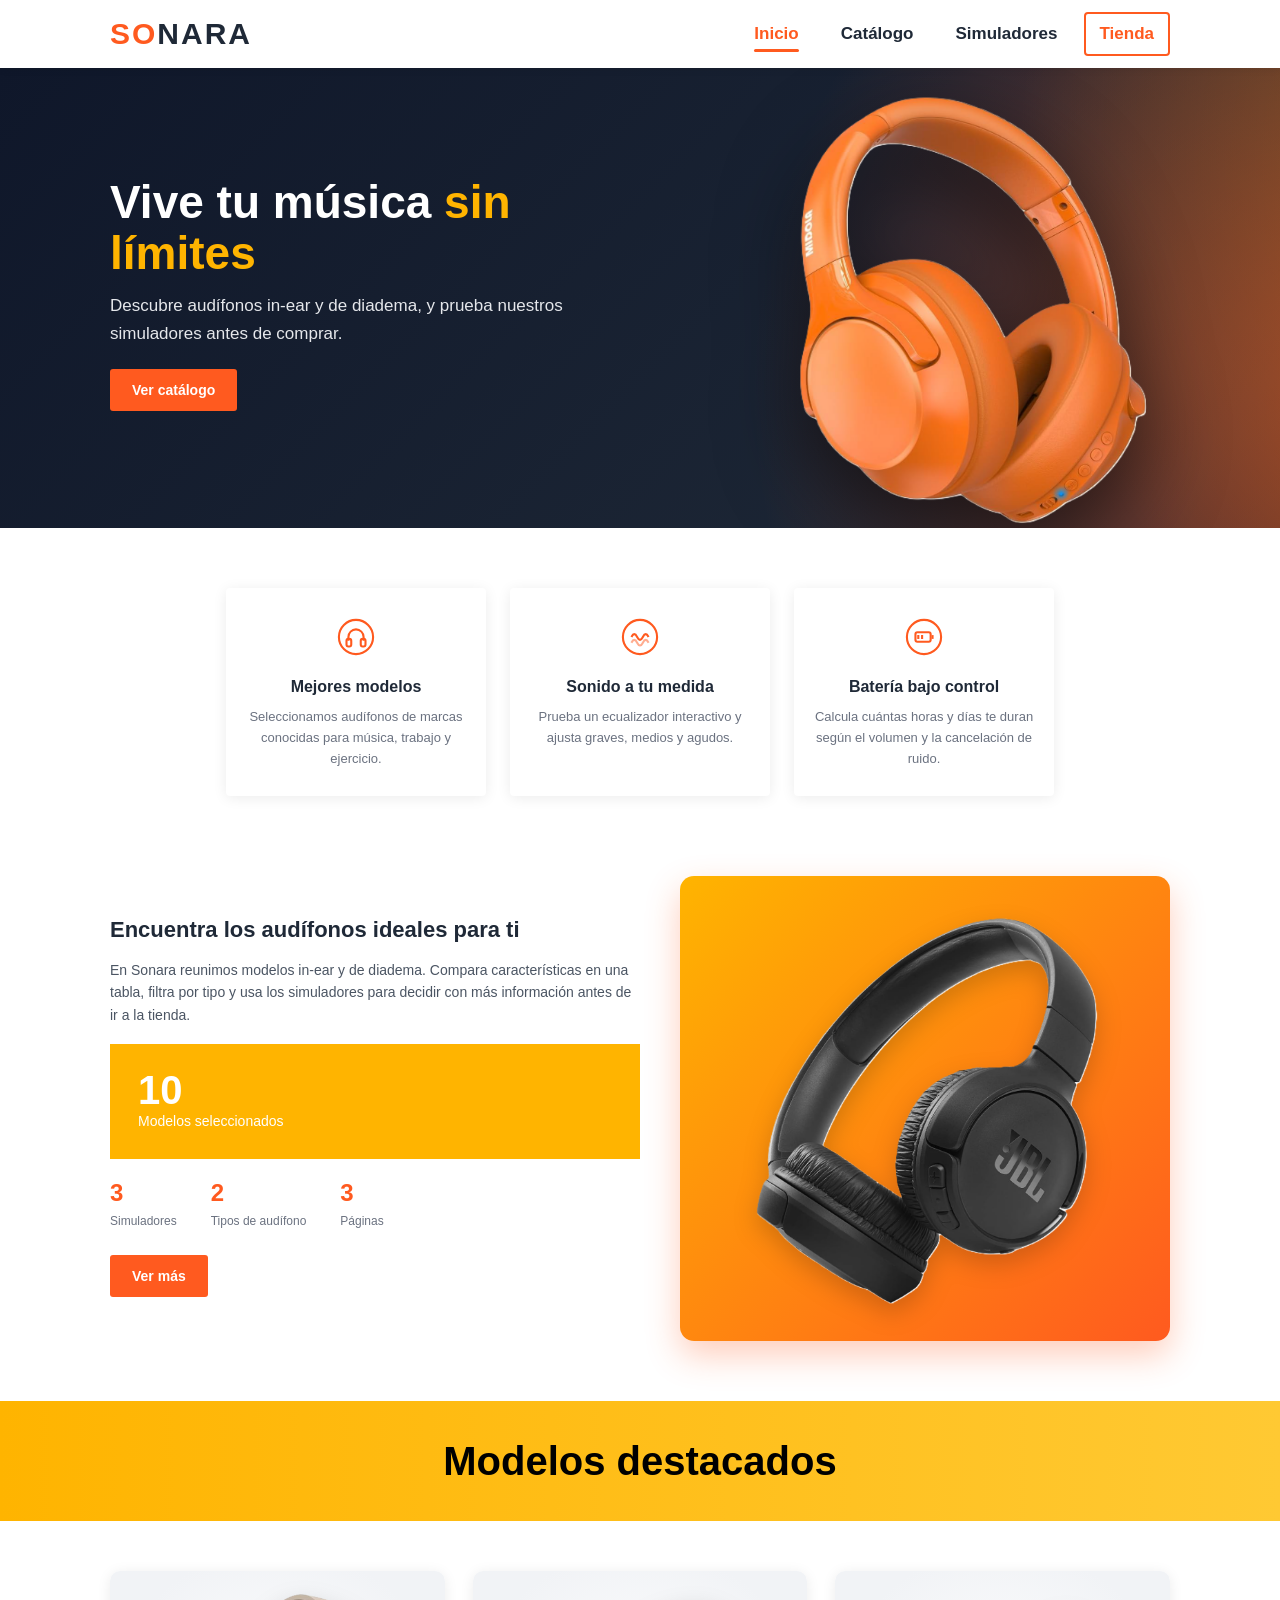
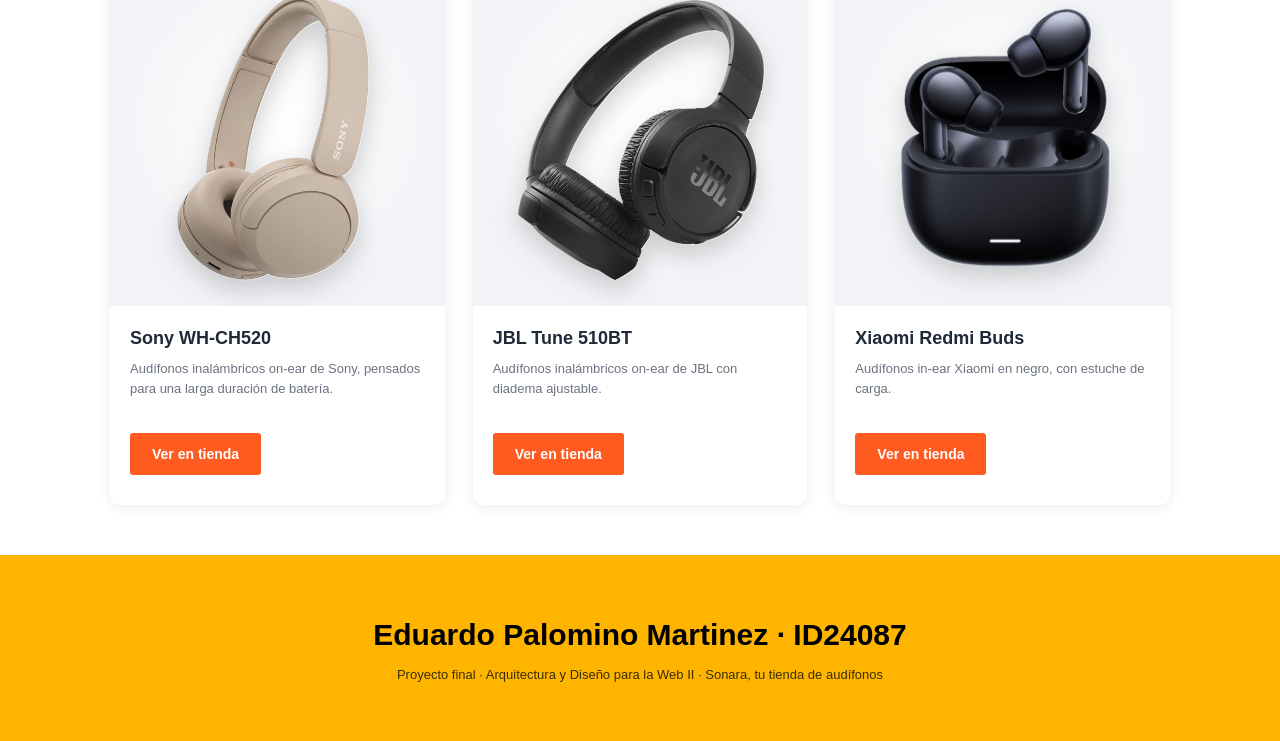
<file: index.html>
<!DOCTYPE html>
<html lang="es">
<head>
    <meta charset="UTF-8">
    <meta name="viewport" content="width=device-width, initial-scale=1">
    <title>Sonara | Audífonos</title>
    <script>document.documentElement.className = "js";</script>
    <link rel="stylesheet" href="css/estilos.css">
</head>
<body>
    <header class="barra">
        <div class="contenedor barra-interna">
            <a class="logo" href="index.html"><span>SO</span>NARA</a>
            <nav id="menu">
                <a class="btn-menu activo" href="index.html">Inicio</a>
                <a class="btn-menu" href="catalogo.html">Catálogo</a>
                <a class="btn-menu" href="simuladores.html">Simuladores</a>
                <a class="btn-menu externo" href="https://www.amazon.com.mx" target="_blank" rel="noopener">Tienda</a>
            </nav>
        </div>
    </header>

    <div id="hero">
        <a class="hero-imagen" href="https://www.amazon.com.mx/Good-Happens-supraaurales-reproducci%C3%B3n-ecualizadores/dp/B0F1NCH7GL" target="_blank" rel="noopener"><img id="heroImg" src="image/imagen8.png" alt="Good Happens Supraaural"></a>
        <div class="hero-texto">
            <div class="contenedor">
                <div class="hero-caja">
                    <h1>Vive tu música <span>sin límites</span></h1>
                    <p>Descubre audífonos in-ear y de diadema, y prueba nuestros simuladores antes de comprar.</p>
                    <a class="boton" href="catalogo.html">Ver catálogo</a>
                </div>
            </div>
        </div>
    </div>

    <section id="tarjetas">
        <div class="contenedor fila-tarjetas">
            <a class="tarjeta reveal" style="--i:0" href="catalogo.html">
                <svg viewBox="0 0 40 40" fill="none" stroke="#ff5a1f" stroke-width="2.2"><circle cx="20" cy="20" r="18"/><path d="M12 24v-4a8 8 0 0116 0v4"/><rect x="10" y="22" width="5" height="8" rx="2"/><rect x="25" y="22" width="5" height="8" rx="2"/></svg>
                <h3>Mejores modelos</h3>
                <p>Seleccionamos audífonos de marcas conocidas para música, trabajo y ejercicio.</p>
            </a>
            <a class="tarjeta reveal" style="--i:1" href="simuladores.html">
                <svg viewBox="0 0 40 40" fill="none" stroke="#ff5a1f" stroke-width="2.2"><circle cx="20" cy="20" r="18"/><path d="M11 20q3-6 6 0t6 0 6 0"/><path d="M11 26q3-6 6 0t6 0 6 0" opacity=".5"/></svg>
                <h3>Sonido a tu medida</h3>
                <p>Prueba un ecualizador interactivo y ajusta graves, medios y agudos.</p>
            </a>
            <a class="tarjeta reveal" style="--i:2" href="simuladores.html">
                <svg viewBox="0 0 40 40" fill="none" stroke="#ff5a1f" stroke-width="2.2"><circle cx="20" cy="20" r="18"/><rect x="11" y="15" width="16" height="10" rx="2"/><path d="M29 18v4"/><path d="M14 18v4M18 18v4"/></svg>
                <h3>Batería bajo control</h3>
                <p>Calcula cuántas horas y días te duran según el volumen y la cancelación de ruido.</p>
            </a>
        </div>
    </section>

    <section id="nosotros">
        <div class="contenedor nosotros-grid">
            <div class="nosotros-texto reveal">
                <h2>Encuentra los audífonos ideales para ti</h2>
                <p>En Sonara reunimos modelos in-ear y de diadema. Compara características en una tabla, filtra por tipo y usa los simuladores para decidir con más información antes de ir a la tienda.</p>
                <div class="caja-amarilla">
                    <div class="numero" data-meta="10">0</div>
                    <div class="texto">Modelos seleccionados</div>
                </div>
                <div class="estadisticas">
                    <div><span class="numero" data-meta="3">0</span><span class="texto">Simuladores</span></div>
                    <div><span class="numero" data-meta="2">0</span><span class="texto">Tipos de audífono</span></div>
                    <div><span class="numero" data-meta="3">0</span><span class="texto">Páginas</span></div>
                </div>
                <a class="boton" href="catalogo.html">Ver más</a>
            </div>
            <div class="nosotros-img reveal" style="--i:1">
                <a class="imagen-caja grande" href="https://www.amazon.com.mx/JBL-Tune-510BT-Ear-inal%C3%A1mbricos/dp/B08WM3LMJF" target="_blank" rel="noopener">
                    <img src="image/imagen7.png" alt="JBL Tune 510BT">
                    <span class="overlay"><span>Ver en tienda ↗</span></span>
                </a>
            </div>
        </div>
    </section>

    <div class="banda"><h2>Modelos destacados</h2></div>

    <section id="destacados">
        <div class="contenedor fila-productos">
            <div class="producto reveal" style="--i:0">
                <a class="imagen-caja" href="https://www.amazon.com.mx/Sony-Aud%C3%ADfonos-inal%C3%A1mbricos-WH-CH520-duraci%C3%B3n/dp/B0CFS29Y49" target="_blank" rel="noopener">
                    <img src="image/imagen3.png" alt="Sony WH-CH520">
                    <span class="overlay"><span>Ver en tienda ↗</span></span>
                </a>
                <div class="info">
                    <h3>Sony WH-CH520</h3>
                    <p>Audífonos inalámbricos on-ear de Sony, pensados para una larga duración de batería.</p>
                    <a class="boton" href="https://www.amazon.com.mx/Sony-Aud%C3%ADfonos-inal%C3%A1mbricos-WH-CH520-duraci%C3%B3n/dp/B0CFS29Y49" target="_blank" rel="noopener">Ver en tienda</a>
                </div>
            </div>
            <div class="producto reveal" style="--i:1">
                <a class="imagen-caja" href="https://www.amazon.com.mx/JBL-Tune-510BT-Ear-inal%C3%A1mbricos/dp/B08WM3LMJF" target="_blank" rel="noopener">
                    <img src="image/imagen7.png" alt="JBL Tune 510BT">
                    <span class="overlay"><span>Ver en tienda ↗</span></span>
                </a>
                <div class="info">
                    <h3>JBL Tune 510BT</h3>
                    <p>Audífonos inalámbricos on-ear de JBL con diadema ajustable.</p>
                    <a class="boton" href="https://www.amazon.com.mx/JBL-Tune-510BT-Ear-inal%C3%A1mbricos/dp/B08WM3LMJF" target="_blank" rel="noopener">Ver en tienda</a>
                </div>
            </div>
            <div class="producto reveal" style="--i:2">
                <a class="imagen-caja" href="https://www.amazon.com.mx/Xiaomi-Aud%C3%ADfonos-Redmi-Buds-Black/dp/B0D9YYQ7X9" target="_blank" rel="noopener">
                    <img src="image/imagen6.png" alt="Xiaomi Redmi Buds">
                    <span class="overlay"><span>Ver en tienda ↗</span></span>
                </a>
                <div class="info">
                    <h3>Xiaomi Redmi Buds</h3>
                    <p>Audífonos in-ear Xiaomi en negro, con estuche de carga.</p>
                    <a class="boton" href="https://www.amazon.com.mx/Xiaomi-Aud%C3%ADfonos-Redmi-Buds-Black/dp/B0D9YYQ7X9" target="_blank" rel="noopener">Ver en tienda</a>
                </div>
            </div>
        </div>
    </section>
    <footer id="pie">
        <div class="contenedor reveal">
            <h2>Eduardo Palomino Martinez · ID24087</h2>
            <p>Proyecto final · Arquitectura y Diseño para la Web II · Sonara, tu tienda de audífonos</p>
        </div>
    </footer>

    <script type="text/javascript" src="js/codigoJavaScript.js"></script>
</body>
</html>
</file>
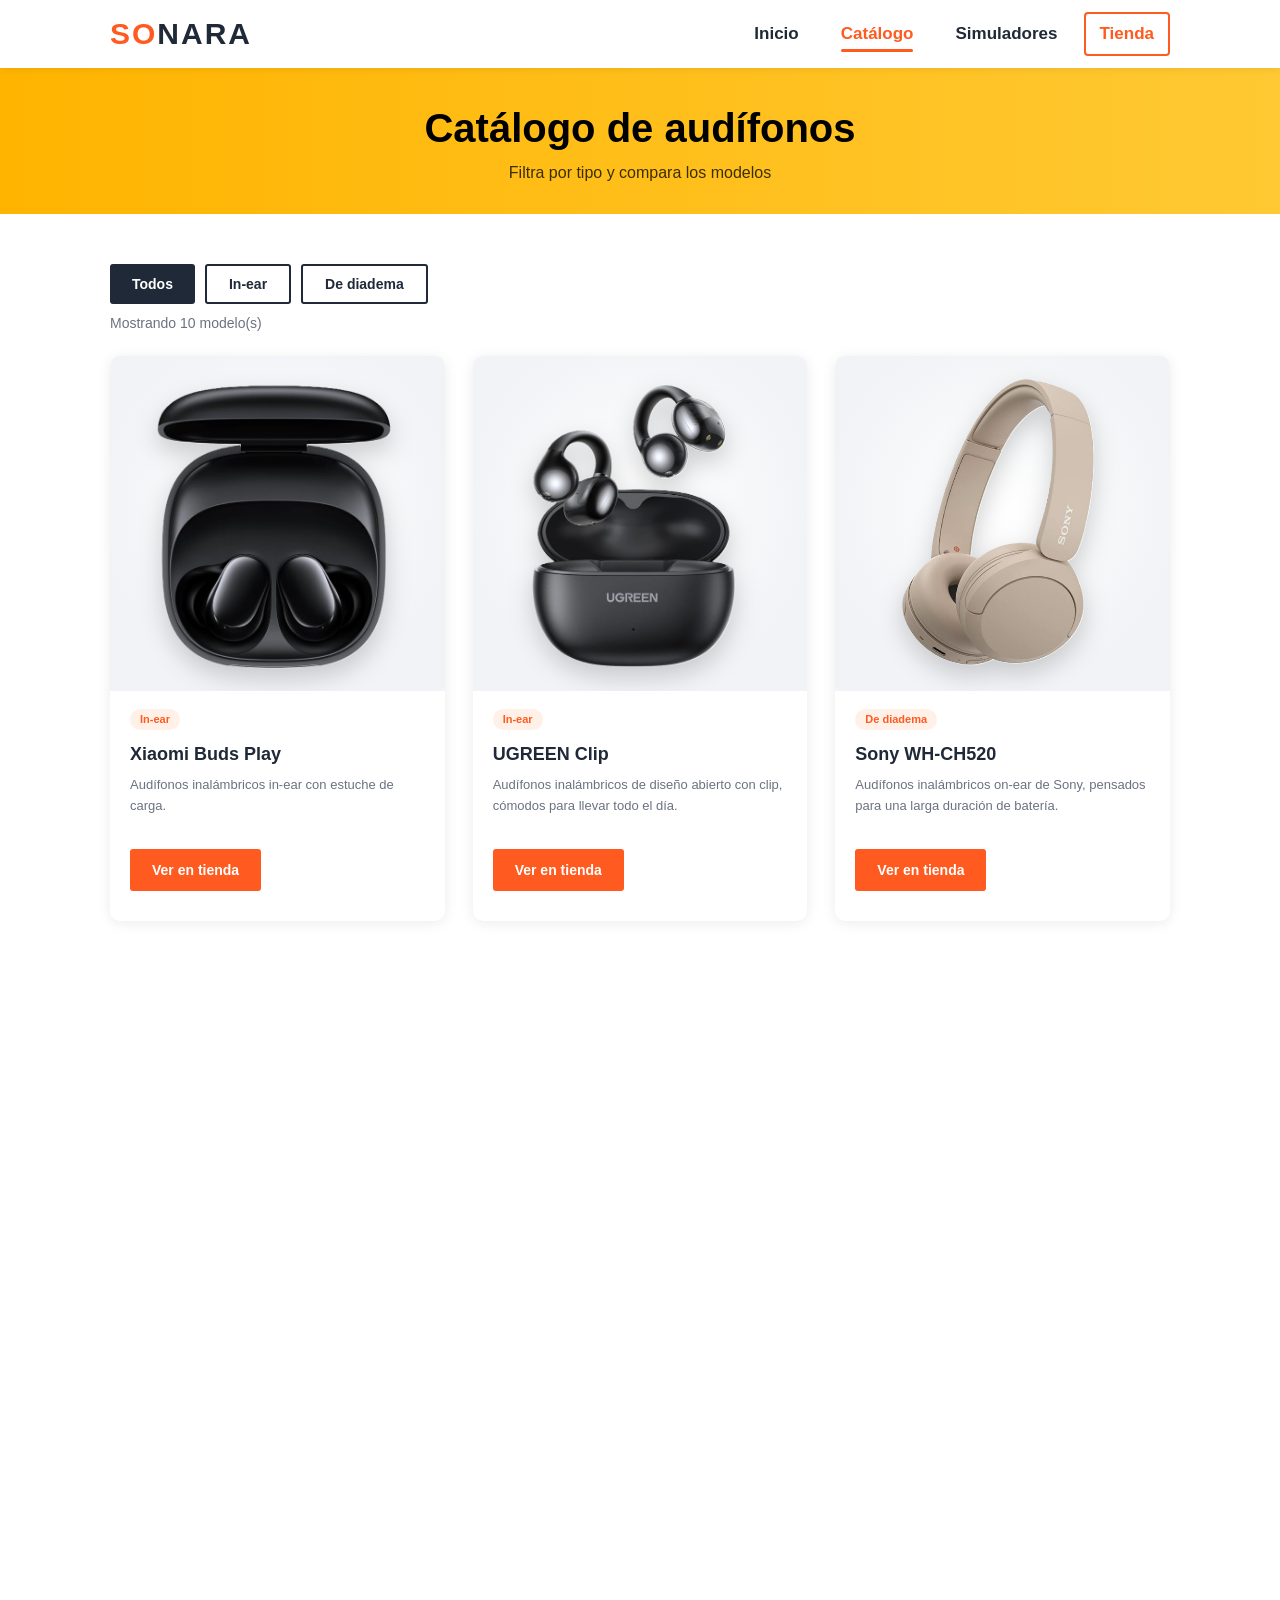
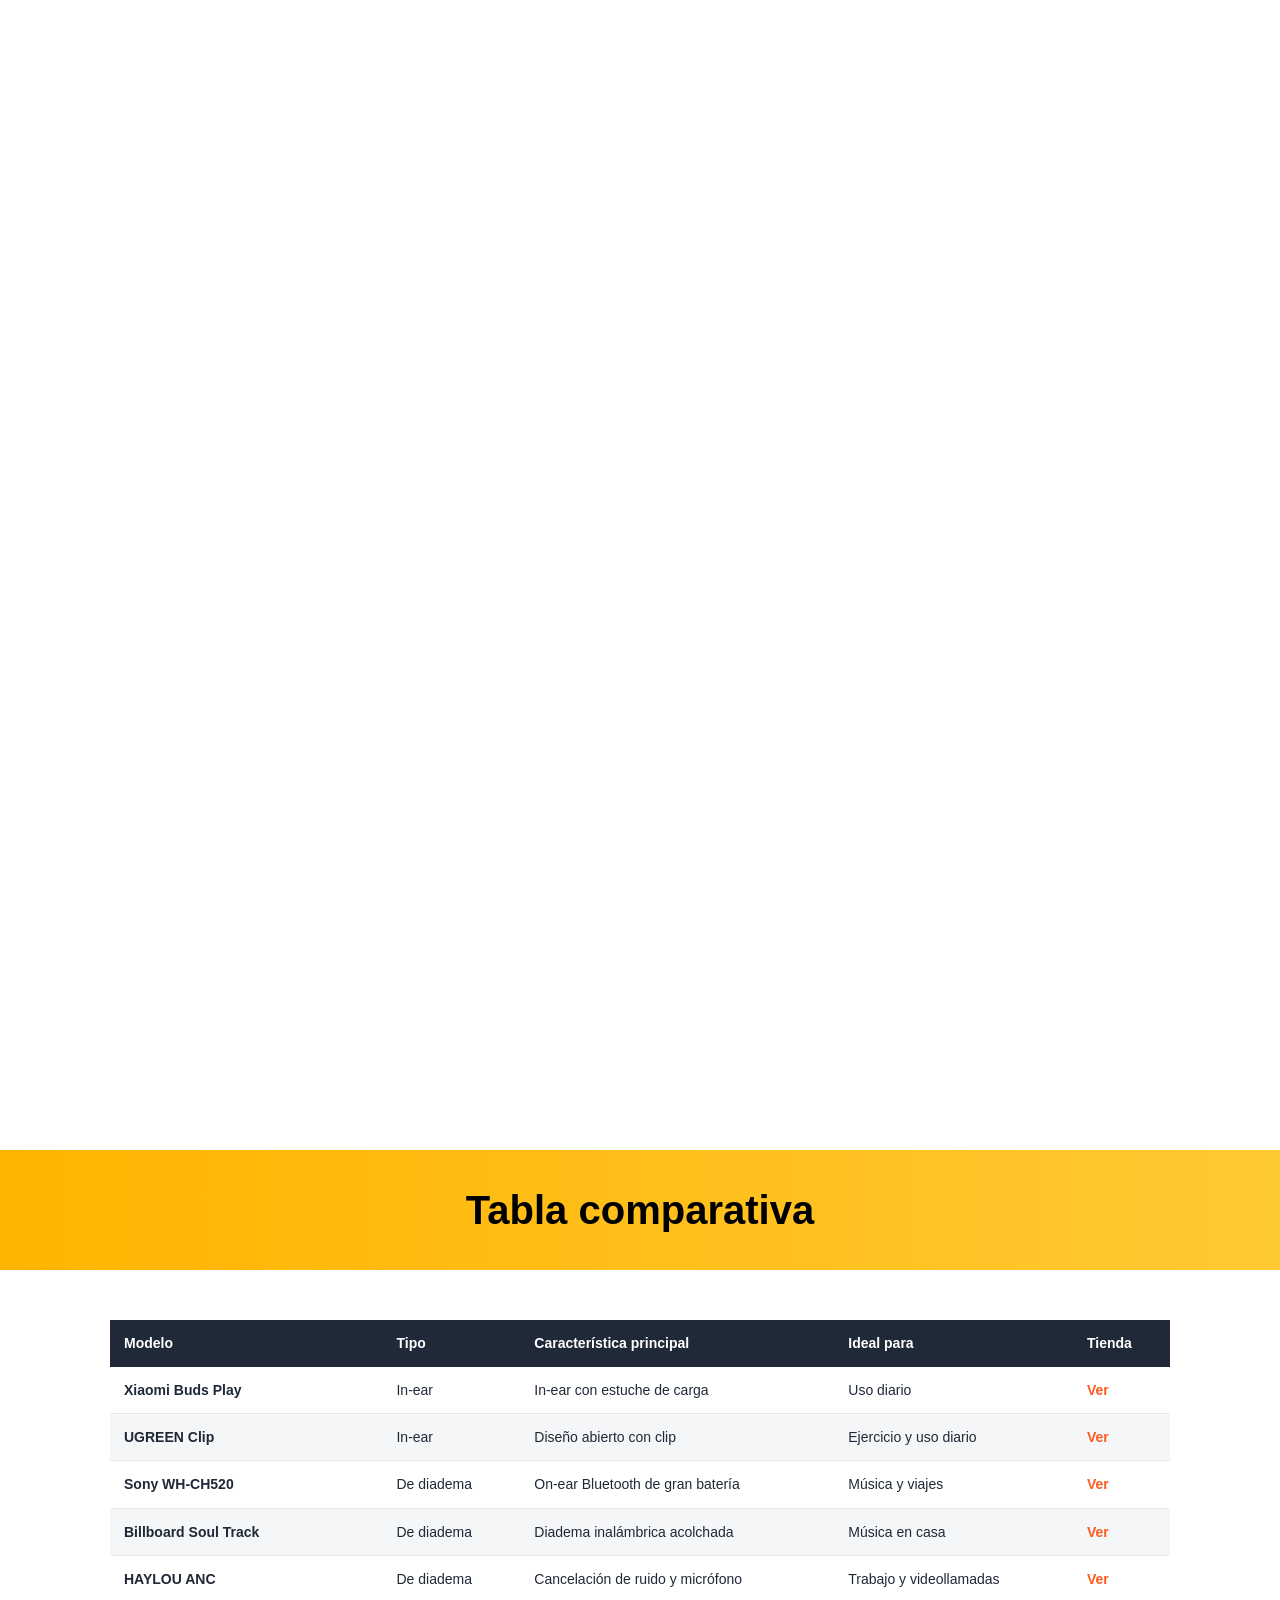
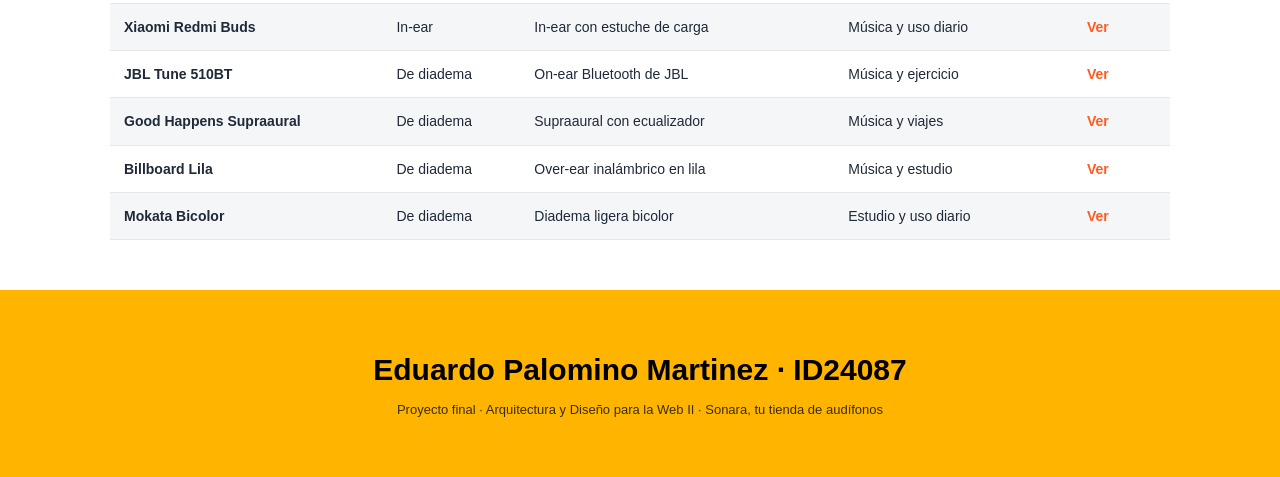
<file: catalogo.html>
<!DOCTYPE html>
<html lang="es">
<head>
    <meta charset="UTF-8">
    <meta name="viewport" content="width=device-width, initial-scale=1">
    <title>Catálogo | Sonara</title>
    <script>document.documentElement.className = "js";</script>
    <link rel="stylesheet" href="css/estilos.css">
</head>
<body>
    <header class="barra">
        <div class="contenedor barra-interna">
            <a class="logo" href="index.html"><span>SO</span>NARA</a>
            <nav id="menu">
                <a class="btn-menu" href="index.html">Inicio</a>
                <a class="btn-menu activo" href="catalogo.html">Catálogo</a>
                <a class="btn-menu" href="simuladores.html">Simuladores</a>
                <a class="btn-menu externo" href="https://www.amazon.com.mx" target="_blank" rel="noopener">Tienda</a>
            </nav>
        </div>
    </header>

    <div class="banda"><h2>Catálogo de audífonos</h2><p>Filtra por tipo y compara los modelos</p></div>

    <section id="catalogo">
        <div class="contenedor">
            <div id="filtros">
                <button class="boton activo" data-filtro="todos">Todos</button>
                <button class="boton secundario" data-filtro="inear">In-ear</button>
                <button class="boton secundario" data-filtro="diadema">De diadema</button>
            </div>
            <p id="contadorResultados"></p>
            <div id="gridProductos"></div>
        </div>
    </section>

    <div class="banda"><h2>Tabla comparativa</h2></div>

    <section id="tabla">
        <div class="contenedor tabla-scroll reveal" style="padding:50px 20px;">
            <table class="comparativa">
                <thead>
                    <tr><th>Modelo</th><th>Tipo</th><th>Característica principal</th><th>Ideal para</th><th>Tienda</th></tr>
                </thead>
                <tbody id="cuerpoComparativa"></tbody>
            </table>
        </div>
    </section>
    <footer id="pie">
        <div class="contenedor reveal">
            <h2>Eduardo Palomino Martinez · ID24087</h2>
            <p>Proyecto final · Arquitectura y Diseño para la Web II · Sonara, tu tienda de audífonos</p>
        </div>
    </footer>

    <script type="text/javascript" src="js/codigoJavaScript.js"></script>
</body>
</html>
</file>
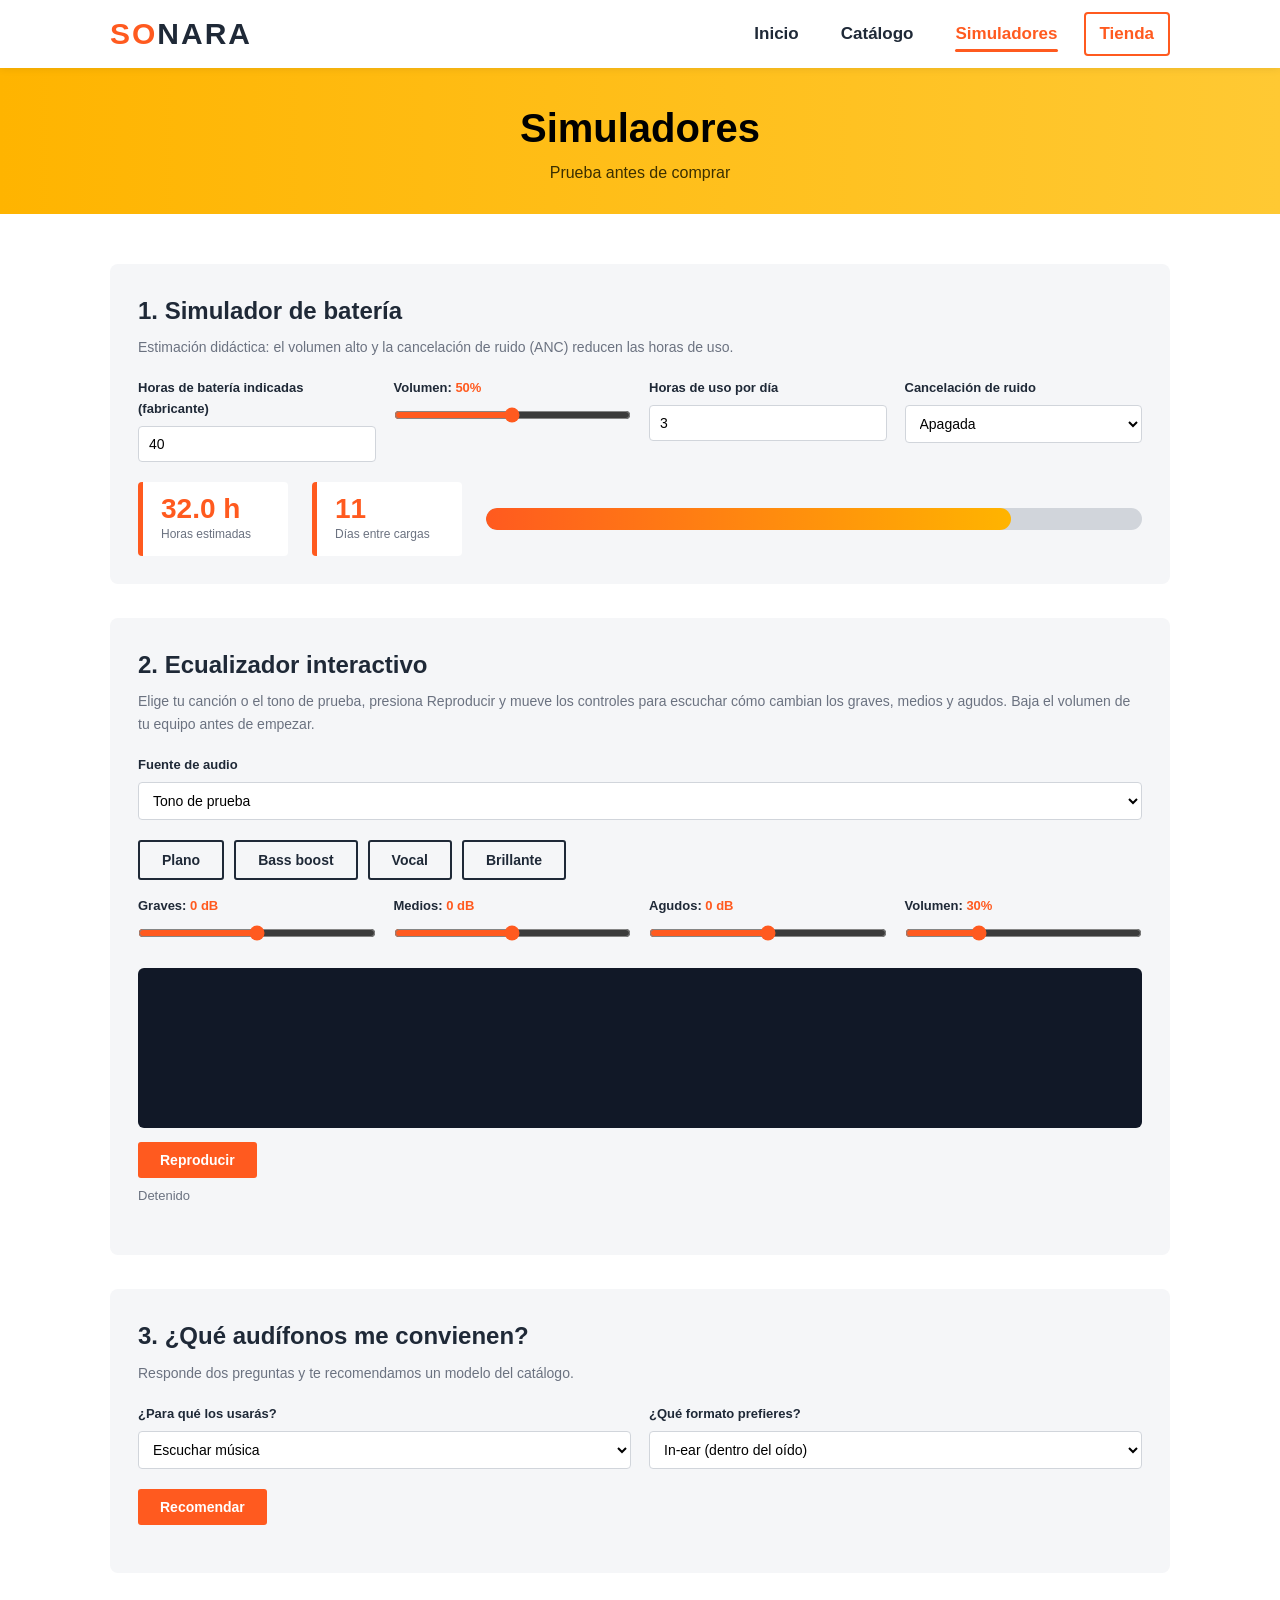
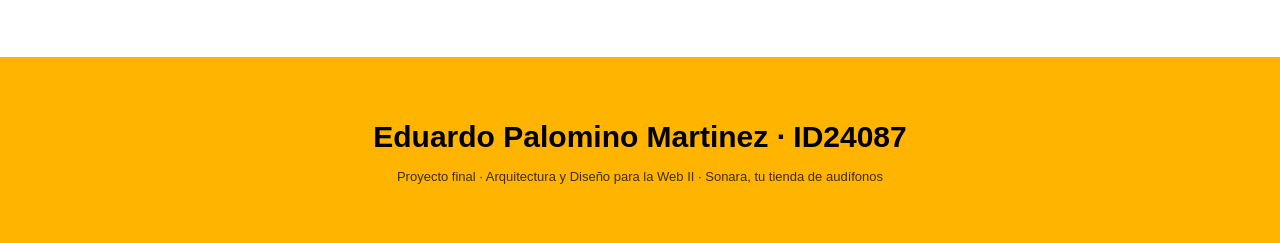
<file: simuladores.html>
<!DOCTYPE html>
<html lang="es">
<head>
    <meta charset="UTF-8">
    <meta name="viewport" content="width=device-width, initial-scale=1">
    <title>Simuladores | Sonara</title>
    <script>document.documentElement.className = "js";</script>
    <link rel="stylesheet" href="css/estilos.css">
</head>
<body>
    <header class="barra">
        <div class="contenedor barra-interna">
            <a class="logo" href="index.html"><span>SO</span>NARA</a>
            <nav id="menu">
                <a class="btn-menu" href="index.html">Inicio</a>
                <a class="btn-menu" href="catalogo.html">Catálogo</a>
                <a class="btn-menu activo" href="simuladores.html">Simuladores</a>
                <a class="btn-menu externo" href="https://www.amazon.com.mx" target="_blank" rel="noopener">Tienda</a>
            </nav>
        </div>
    </header>

    <div class="banda"><h2>Simuladores</h2><p>Prueba antes de comprar</p></div>

    <section id="simuladores">
        <div class="contenedor">

            <div class="panel reveal" id="simBateria">
                <h2>1. Simulador de batería</h2>
                <p>Estimación didáctica: el volumen alto y la cancelación de ruido (ANC) reducen las horas de uso.</p>
                <div class="controles">
                    <div class="campo">
                        <label for="horasNominales">Horas de batería indicadas (fabricante)</label>
                        <input type="number" id="horasNominales" value="40" min="1" max="200">
                    </div>
                    <div class="campo">
                        <label for="volumen">Volumen: <span class="valor" id="valVolumen">50%</span></label>
                        <input type="range" id="volumen" min="0" max="100" value="50">
                    </div>
                    <div class="campo">
                        <label for="usoDiario">Horas de uso por día</label>
                        <input type="number" id="usoDiario" value="3" min="1" max="24">
                    </div>
                    <div class="campo">
                        <label for="anc">Cancelación de ruido</label>
                        <select id="anc"><option value="no">Apagada</option><option value="si">Encendida</option></select>
                    </div>
                </div>
                <div class="resultado">
                    <div class="dato"><div class="numero" id="resHoras">0 h</div><div class="texto">Horas estimadas</div></div>
                    <div class="dato"><div class="numero" id="resDias">0</div><div class="texto">Días entre cargas</div></div>
                    <div class="barra-fondo"><div id="barraBateria"></div></div>
                </div>
            </div>

            <div class="panel reveal" id="simEcualizador">
                <h2>2. Ecualizador interactivo</h2>
                <p>Elige tu canción o el tono de prueba, presiona Reproducir y mueve los controles para escuchar cómo cambian los graves, medios y agudos. Baja el volumen de tu equipo antes de empezar.</p>
                <div class="controles">
                    <div class="campo">
                        <label for="fuenteAudio">Fuente de audio</label>
                        <select id="fuenteAudio">
                            <option value="tono">Tono de prueba</option>
                            <option value="cancion">Mi canción (audio/cancion.mp4)</option>
                            <option value="archivo">Elegir archivo de mi equipo</option>
                        </select>
                    </div>
                    <div class="campo" id="campoArchivo" style="display:none;">
                        <label for="archivoAudio">Archivo de audio</label>
                        <input type="file" id="archivoAudio" accept="audio/*,video/mp4">
                    </div>
                </div>
                <div class="presets">
                    <button class="boton secundario" data-preset="plano">Plano</button>
                    <button class="boton secundario" data-preset="bass">Bass boost</button>
                    <button class="boton secundario" data-preset="vocal">Vocal</button>
                    <button class="boton secundario" data-preset="brillante">Brillante</button>
                </div>
                <div class="controles">
                    <div class="campo"><label for="eqGraves">Graves: <span class="valor" id="valGraves">0 dB</span></label><input type="range" id="eqGraves" min="-12" max="12" value="0"></div>
                    <div class="campo"><label for="eqMedios">Medios: <span class="valor" id="valMedios">0 dB</span></label><input type="range" id="eqMedios" min="-12" max="12" value="0"></div>
                    <div class="campo"><label for="eqAgudos">Agudos: <span class="valor" id="valAgudos">0 dB</span></label><input type="range" id="eqAgudos" min="-12" max="12" value="0"></div>
                    <div class="campo"><label for="eqVolumen">Volumen: <span class="valor" id="valEqVolumen">30%</span></label><input type="range" id="eqVolumen" min="0" max="100" value="30"></div>
                </div>
                <canvas id="visualizador" width="800" height="160"></canvas>
                <button class="boton" id="btnReproducir">Reproducir</button>
                <p id="estadoAudio">Detenido</p>
            </div>

            <div class="panel reveal" id="simQuiz">
                <h2>3. ¿Qué audífonos me convienen?</h2>
                <p>Responde dos preguntas y te recomendamos un modelo del catálogo.</p>
                <div class="controles">
                    <div class="campo">
                        <label for="quizUso">¿Para qué los usarás?</label>
                        <select id="quizUso"><option value="musica">Escuchar música</option><option value="ejercicio">Hacer ejercicio</option><option value="trabajo">Trabajo y videollamadas</option><option value="viajes">Viajes</option></select>
                    </div>
                    <div class="campo">
                        <label for="quizFormato">¿Qué formato prefieres?</label>
                        <select id="quizFormato"><option value="inear">In-ear (dentro del oído)</option><option value="diadema">De diadema</option></select>
                    </div>
                </div>
                <button class="boton" id="btnRecomendar">Recomendar</button>
                <div id="resultadoQuiz"></div>
            </div>

        </div>
    </section>
    <footer id="pie">
        <div class="contenedor reveal">
            <h2>Eduardo Palomino Martinez · ID24087</h2>
            <p>Proyecto final · Arquitectura y Diseño para la Web II · Sonara, tu tienda de audífonos</p>
        </div>
    </footer>

    <script type="text/javascript" src="js/codigoJavaScript.js"></script>
</body>
</html>
</file>
<file: css/estilos.css>
:root {
  --naranja: #ff5a1f;
  --amarillo: #ffb400;
  --oscuro: #1f2937;
  --gris: #6b7280;
  --claro: #f5f6f8;
}
* { box-sizing: border-box; margin: 0; padding: 0; }
body {
  font-family: "Segoe UI", Arial, Helvetica, sans-serif;
  color: var(--oscuro);
  background-color: #ffffff;
  line-height: 1.6;
}
a { color: inherit; text-decoration: none; }
img { display: block; max-width: 100%; }
.contenedor { width: 100%; max-width: 1100px; margin: 0 auto; padding: 0 20px; }


.barra { background: #fff; position: sticky; top: 0; z-index: 10; box-shadow: 0 1px 8px rgba(0,0,0,.08); }
.barra-interna { display: flex; align-items: center; justify-content: space-between; flex-wrap: wrap; gap: 8px; padding-top: 10px; padding-bottom: 10px; }
.logo { font-size: 30px; font-weight: 820; letter-spacing: 2px; }
.logo span { color: var(--naranja); }
#menu { display: flex; gap: 10px; flex-wrap: wrap; }
.btn-menu { font-weight: 800; font-size: 17px; padding: 6px 14px; border: 2px solid transparent; border-radius: 4px; transition: .2s; }
.btn-menu:hover { color: var(--naranja); }
.btn-menu.activo { color: var(--naranja); }
.btn-menu.externo { border-color: var(--naranja); color: var(--naranja); }
.btn-menu.externo:hover { background: var(--naranja); color: #fff; }


#hero { position: relative; overflow: hidden; min-height: 460px; display: flex; align-items: center;
  background: radial-gradient(circle at 78% 50%, rgba(255,90,31,.55), transparent 45%),
              radial-gradient(circle at 90% 15%, rgba(255,180,0,.35), transparent 35%),
              linear-gradient(135deg, #0f172a, #1f2937 65%, #3b1d12);
  background-size: 140% 140%; animation: fondoMovil 14s ease-in-out infinite alternate; }
.hero-imagen { position: absolute; right: 8%; top: 50%; width: min(420px, 42vw); margin-top: calc(min(420px, 42vw) / -2); z-index: 1; }
#heroImg { width: 100%; height: auto; filter: drop-shadow(0 30px 40px rgba(0,0,0,.55)); transition: transform .25s ease-out, filter .4s; animation: flotar 5s ease-in-out infinite; }
.hero-imagen:hover #heroImg { filter: drop-shadow(0 30px 50px rgba(255,90,31,.6)); }
.hero-texto { position: relative; z-index: 2; width: 100%; padding: 70px 0; pointer-events: none; }
.hero-caja { max-width: 480px; color: #fff; pointer-events: auto; animation: aparecer 1s ease-out both; }
.hero-texto h1 { font-size: 46px; line-height: 1.1; margin-bottom: 14px; }
.hero-texto h1 span { color: var(--amarillo); }
.hero-texto p { font-size: 17px; margin-bottom: 22px; color: #e5e7eb; }


.boton { display: inline-block; background: var(--naranja); color: #fff; font-weight: 700; font-size: 14px; padding: 10px 22px; border: 0; border-radius: 3px; cursor: pointer; transition: .2s; }
.boton:hover { background: #e2470f; transform: translateY(-1px); }
.boton.secundario { background: transparent; border: 2px solid var(--oscuro); color: var(--oscuro); }
.boton.secundario:hover { background: var(--oscuro); color: #fff; }
.boton.activo { background: var(--oscuro); }


#tarjetas { padding: 60px 0; }
.fila-tarjetas { display: flex; gap: 24px; justify-content: center; flex-wrap: wrap; }
.tarjeta { flex: 1 1 220px; max-width: 260px; background: #fff; text-align: center; padding: 26px 20px; border-radius: 4px; box-shadow: 0 2px 14px rgba(0,0,0,.08); transition: .25s; }
.tarjeta:hover { transform: translateY(-6px); box-shadow: 0 10px 24px rgba(0,0,0,.14); }
.tarjeta svg { width: 38px; height: 38px; margin-bottom: 10px; }
.tarjeta h3 { font-size: 16px; margin-bottom: 8px; }
.tarjeta p { font-size: 13px; color: var(--gris); }


#nosotros { padding: 20px 0 60px; }
.nosotros-grid { display: flex; gap: 40px; align-items: center; flex-wrap: wrap; }
.nosotros-texto { flex: 1 1 380px; }
.nosotros-img { flex: 1 1 340px; }
.nosotros-img img { width: 100%; border-radius: 3px; }
.nosotros-texto h2 { font-size: 22px; margin-bottom: 12px; }
.nosotros-texto p { font-size: 14px; color: #4b5563; margin-bottom: 18px; }
.caja-amarilla { background: var(--amarillo); color: #fff; padding: 26px 28px; margin-bottom: 20px; }
.caja-amarilla .numero { font-size: 40px; font-weight: 800; line-height: 1; }
.caja-amarilla .texto { font-size: 14px; }
.estadisticas { display: flex; gap: 34px; margin-bottom: 22px; }
.estadisticas .numero { color: var(--naranja); font-size: 24px; font-weight: 800; display: block; line-height: 1.2; }
.estadisticas .texto { font-size: 12px; color: var(--gris); }


.banda { background: var(--amarillo); text-align: center; padding: 28px 0; }
.banda h2 { font-size: 40px; color: #000; }
.banda p { color: #3b2f00; }


#destacados, #catalogo, #simuladores { padding: 50px 0; }
.fila-productos, #gridProductos { display: grid; grid-template-columns: repeat(auto-fit, minmax(250px, 1fr)); gap: 28px; }
.producto { background: #fff; border-radius: 10px; box-shadow: 0 2px 14px rgba(0,0,0,.08); overflow: hidden; transition: transform .35s ease, box-shadow .35s ease; }
.producto:hover { transform: translateY(-8px); box-shadow: 0 18px 36px rgba(255,90,31,.18); }
.imagen-caja { position: relative; display: block; overflow: hidden; aspect-ratio: 1 / 1;
  background: radial-gradient(circle at 50% 45%, #ffffff 0%, #f1f3f6 70%); }
.imagen-caja img { width: 100%; height: 100%; object-fit: contain; padding: 22px;
  transition: transform .5s cubic-bezier(.2,.8,.2,1), filter .5s; filter: drop-shadow(0 10px 12px rgba(0,0,0,.18)); }
.imagen-caja:hover img { transform: scale(1.1) rotate(-3deg); filter: drop-shadow(0 18px 20px rgba(0,0,0,.28)) blur(2px) brightness(.85); }
.overlay { position: absolute; inset: 0; display: flex; align-items: center; justify-content: center;
  background: rgba(31,41,55,.35); backdrop-filter: blur(5px); -webkit-backdrop-filter: blur(5px);
  opacity: 0; transition: opacity .4s ease; }
.overlay span { color: #fff; font-weight: 700; font-size: 15px; letter-spacing: .5px; border: 2px solid #fff; padding: 9px 20px; border-radius: 30px;
  transform: translateY(14px); transition: transform .4s ease, background .3s; }
.imagen-caja:hover .overlay { opacity: 1; }
.imagen-caja:hover .overlay span { transform: translateY(0); }
.overlay span:hover { background: var(--naranja); border-color: var(--naranja); }
.imagen-caja.grande { border-radius: 14px; background: linear-gradient(135deg, var(--amarillo), var(--naranja)); box-shadow: 0 14px 34px rgba(255,90,31,.3); aspect-ratio: 1 / .95; }
.imagen-caja.grande img { padding: 34px; }
.producto .info { padding: 4px 20px 22px; }
.producto h3 { margin: 10px 0 6px; font-size: 18px; }
.producto p { margin: 6px 0 14px; font-size: 13px; color: var(--gris); min-height: 60px; }
.etiqueta { display: inline-block; font-size: 11px; font-weight: 700; background: #fff1e8; color: var(--naranja); padding: 2px 10px; border-radius: 20px; margin-top: 14px; }
.producto .info > h3:first-child { margin-top: 14px; }


#filtros { display: flex; gap: 10px; flex-wrap: wrap; margin-bottom: 8px; }
#contadorResultados { margin-bottom: 22px; color: var(--gris); font-size: 14px; }
.tabla-scroll { overflow-x: auto; }
table.comparativa { width: 100%; border-collapse: collapse; font-size: 14px; background: #fff; }
table.comparativa th { background: var(--oscuro); color: #fff; text-align: left; padding: 12px 14px; }
table.comparativa td { padding: 12px 14px; border-bottom: 1px solid #e5e7eb; }
table.comparativa tr:nth-child(even) td { background: var(--claro); }
table.comparativa a { color: var(--naranja); font-weight: 700; }


.panel { background: var(--claro); border-radius: 8px; padding: 28px; margin-bottom: 34px; }
.panel h2 { font-size: 24px; margin-bottom: 6px; }
.panel > p { color: var(--gris); font-size: 14px; margin-bottom: 20px; }
.controles { display: grid; grid-template-columns: repeat(auto-fit, minmax(220px, 1fr)); gap: 18px; margin-bottom: 20px; }
.campo label { display: block; font-weight: 700; font-size: 13px; margin-bottom: 6px; }
.campo input[type=number], .campo select { width: 100%; padding: 9px 10px; border: 1px solid #d1d5db; border-radius: 4px; font-size: 14px; background: #fff; }
.campo input[type=range] { width: 100%; accent-color: var(--naranja); }
.campo .valor { font-size: 13px; color: var(--naranja); font-weight: 700; }
.resultado { display: flex; gap: 24px; flex-wrap: wrap; align-items: center; }
.dato { background: #fff; border-left: 5px solid var(--naranja); padding: 12px 18px; border-radius: 4px; min-width: 150px; }
.dato .numero { font-size: 28px; font-weight: 800; color: var(--naranja); line-height: 1.1; }
.dato .texto { font-size: 12px; color: var(--gris); }
.barra-fondo { flex: 1 1 240px; background: #d1d5db; border-radius: 20px; height: 22px; overflow: hidden; }
#barraBateria { height: 100%; width: 100%; background: linear-gradient(90deg, var(--naranja), var(--amarillo)); border-radius: 20px; transition: width .3s; }
canvas#visualizador { width: 100%; height: 160px; background: #111827; border-radius: 6px; display: block; margin: 14px 0; }
.presets { display: flex; gap: 10px; flex-wrap: wrap; margin-bottom: 16px; }
#estadoAudio { font-size: 13px; color: var(--gris); margin-top: 8px; }
#resultadoQuiz { margin-top: 20px; }
.recomendado { display: flex; gap: 20px; align-items: center; background: #fff; padding: 16px; border-radius: 6px; flex-wrap: wrap; box-shadow: 0 2px 12px rgba(0,0,0,.08); }
.recomendado .imagen-caja { width: 150px; height: 150px; border-radius: 8px; flex: 0 0 150px; }
.recomendado .imagen-caja img { padding: 10px; }
.recomendado .overlay span { font-size: 12px; padding: 5px 12px; }
.recomendado h3 { margin-bottom: 6px; }
.recomendado p { font-size: 14px; color: var(--gris); margin-bottom: 10px; }


#pie { background: var(--amarillo); text-align: center; padding: 56px 0; }
#pie h2 { font-size: 30px; color: #000; }
#pie p { font-size: 13px; color: #3b2f00; margin-top: 6px; }



@keyframes aparecer { from { opacity: 0; transform: translateY(26px); filter: blur(8px); } to { opacity: 1; transform: none; filter: blur(0); } }
@keyframes entrarPagina { from { opacity: 0; filter: blur(6px); } to { opacity: 1; filter: blur(0); } }
@keyframes flotar { 0%, 100% { margin-top: 0; } 50% { margin-top: -16px; } }
@keyframes fondoMovil { from { background-position: 0% 50%; } to { background-position: 100% 50%; } }
@keyframes brillo { from { left: -70%; } to { left: 130%; } }


body { animation: entrarPagina .7s ease-out both; }


.js .reveal { opacity: 0; transform: translateY(34px); filter: blur(10px);
  transition: opacity .8s ease, transform .8s ease, filter .8s ease; transition-delay: calc(var(--i, 0) * 120ms); }
.js .reveal.visible { opacity: 1; transform: none; filter: blur(0); }


.barra { transition: box-shadow .3s, background .3s; background: rgba(255,255,255,.92); backdrop-filter: blur(8px); -webkit-backdrop-filter: blur(8px); }
.barra.sombra { box-shadow: 0 6px 22px rgba(0,0,0,.12); }
.btn-menu { position: relative; }
.btn-menu:not(.externo)::after { content: ""; position: absolute; left: 14px; right: 14px; bottom: 2px; height: 3px; background: var(--naranja);
  border-radius: 3px; transform: scaleX(0); transform-origin: left; transition: transform .3s ease; }
.btn-menu:not(.externo):hover::after, .btn-menu.activo::after { transform: scaleX(1); }
.logo { transition: transform .3s; display: inline-block; }
.logo:hover { transform: scale(1.06); }


.boton { position: relative; overflow: hidden; }
.boton::after { content: ""; position: absolute; top: 0; left: -70%; width: 50%; height: 100%;
  background: linear-gradient(120deg, transparent, rgba(255,255,255,.55), transparent); transform: skewX(-20deg); }
.boton:hover::after { animation: brillo .7s ease; }
.boton:hover { box-shadow: 0 8px 18px rgba(255,90,31,.35); }
.boton.secundario:hover { box-shadow: 0 8px 18px rgba(31,41,55,.25); }


.tarjeta svg { transition: transform .4s ease; }
.tarjeta:hover svg { transform: scale(1.2) rotate(8deg); }
.tarjeta { border-top: 4px solid transparent; }
.tarjeta:hover { border-top-color: var(--naranja); }


.caja-amarilla { transition: transform .35s, box-shadow .35s; }
.caja-amarilla:hover { transform: translateX(8px); box-shadow: -8px 8px 0 var(--naranja); }
.banda { background: linear-gradient(90deg, var(--amarillo), #ffc933, var(--amarillo)); background-size: 200% 100%; animation: fondoMovil 8s ease-in-out infinite alternate; }
table.comparativa tbody tr { transition: transform .25s, box-shadow .25s; }
table.comparativa tbody tr:hover { transform: scale(1.01); box-shadow: 0 6px 18px rgba(0,0,0,.12); position: relative; }
table.comparativa tbody tr:hover td { background: #fff1e8; }
.panel { transition: box-shadow .35s; }
.panel:hover { box-shadow: 0 14px 34px rgba(0,0,0,.1); }
.recomendado { animation: aparecer .6s ease-out both; }
#pie h2 { transition: letter-spacing .4s; }
#pie:hover h2 { letter-spacing: 1.5px; }


@media (prefers-reduced-motion: reduce) {
  *, *::before, *::after { animation: none !important; transition: none !important; }
  .js .reveal { opacity: 1; transform: none; filter: none; }
}


@media (max-width: 640px) {
  .hero-texto h1 { font-size: 32px; }
  #hero { min-height: 560px; }
  .hero-imagen { right: 50%; transform: translateX(50%); top: auto; bottom: 20px; margin-top: 0; width: 58vw; }
  .hero-texto { padding: 40px 0 250px; }
  .banda h2 { font-size: 28px; }
  .barra-interna { justify-content: center; }
  .btn-menu { font-size: 15px; padding: 5px 9px; }
  .estadisticas { gap: 20px; }
}
</file>
